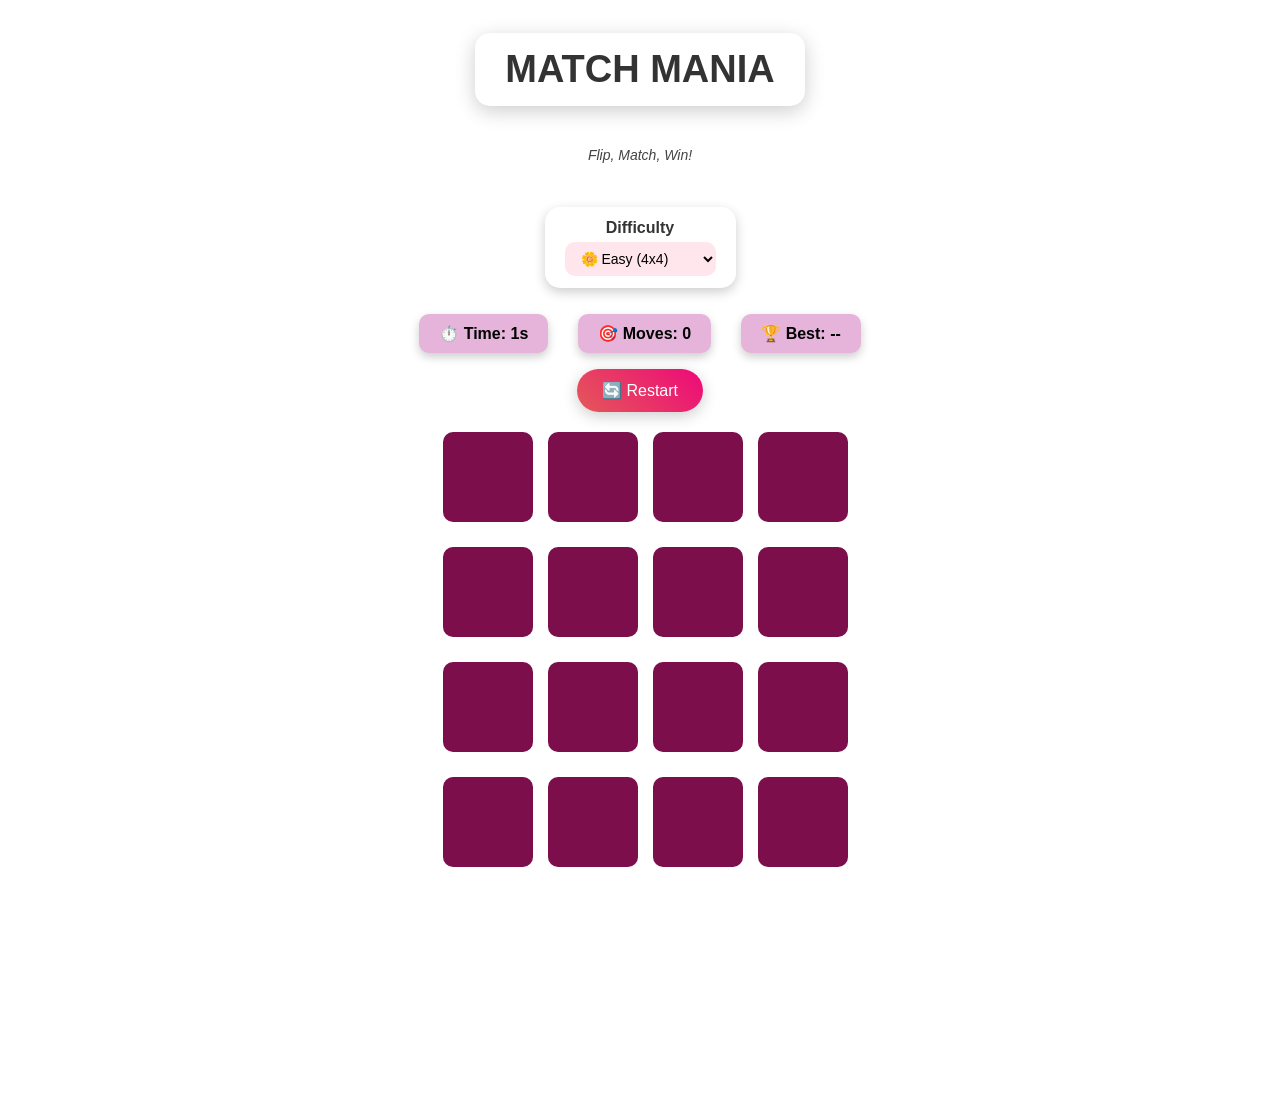
<file: index.html>
<!DOCTYPE html>
<html>
<head>
  <title>Advanced Memory Game</title>
  <link rel="stylesheet" href="style.css">
</head>
<body>

<div class="header">
  <h1>MATCH MANIA</h1>
  <p class="tagline">Flip, Match, Win!</p>
  <div class="difficulty-box">
    <label>Difficulty</label>
    <select id="difficulty" onchange="startGame()">
      <option value="4">🌼 Easy (4x4)</option>
      <option value="6">🔥 Medium (6x6)</option>
    </select>
  </div>
</div>
<div class="stats">
<p>⏱️ Time: <span id="time">0</span>s</p>
<p>🎯 Moves: <span id="moves">0</span></p>
<p>🏆 Best: <span id="best">--</span></p>
</div>

<button class="restart-btn" onclick="restartGame()">🔄 Restart</button>

<div class="game-board" id="board"></div>

<div id="popup" class="popup">
  <div class="popup-content">
    <h2>🎉 Excellent!</h2>
    <p id="result"></p>

    <button class="play-again-btn" onclick="restartGame()">▶️ Play Again</button>
  </div>
</div>

<script src="script.js"></script>
</body>
</html>
</file>
<file: style.css>
body {
  font-family: Arial;
  text-align: center;

  background-image: url("https://i.pinimg.com/1200x/c5/45/b9/c545b9a0b132b339c118d8e2e4ef3934.jpg");
  background-size: cover;
  background-position: center;
  background-repeat: no-repeat;
  height: 120vh;
  text-align: center;
}
.restart-btn {
  background: linear-gradient(45deg, #e45858, #ee0979);
  color: white;
  border: none;
  padding: 12px 25px;
  border-radius: 25px;
  font-size: 16px;
  cursor: pointer;
  box-shadow: 0 4px 15px rgba(0,0,0,0.2);
  transition: 0.3s;
}

.restart-btn:hover {
  transform: scale(1.1);
  box-shadow: 0 6px 20px rgba(0,0,0,0.3);
}
.header {
  display: flex;
  flex-direction: column;
  align-items: center;
  gap: 10px; /* space between title and box */
}
.tagline {
  font-size: 14px;
  color: #444;
  font-style: italic;
  margin-top: -5px;
   background: rgba(255,255,255,0.7);
  padding: 10px 25px;
  border-radius: 10px;
}
    
h1 {
  display: inline-block;
  background: white;
  padding: 15px 30px;
  border-radius: 15px;
  font-size: 38px;
  color: #333;
  box-shadow: 0 5px 20px rgba(0,0,0,0.2);
  animation: glow 2s infinite alternate;
}

@keyframes glow {
  from {
    text-shadow: 0 0 5px #ff0080;
  }
  to {
    text-shadow: 0 0 20px #e247b9, 0 0 30px #00ffff;
  }
}
h1:hover {
  transform: scale(1.05);
  transition: 0.3s;
}

.controls {
  margin: 10px;
}

.game-board {
  display: grid;
  gap: 25px;
  justify-content: center;
  margin-top: 20px;
}
.stats {
  display: flex;
  justify-content: center;
  gap: 30px;
  margin-top: 10px;
}

.stats p {
  background: rgb(230, 180, 218);
  padding: 10px 20px;
  border-radius: 10px;
  font-weight: bold;
  box-shadow: 0 4px 10px rgba(0,0,0,0.2);
}
.difficulty-box {
  background: white;
  display: inline-block;
  padding: 12px 20px;
  border-radius: 15px;
  box-shadow: 0 4px 12px rgba(0,0,0,0.2);
  margin-top: 10px;
}

/* Label styling */
.difficulty-box label {
  display: block;
  font-weight: bold;
  margin-bottom: 5px;
  color: #333;
}

/* Dropdown styling */
.difficulty-box select {
  padding: 8px 12px;
  border-radius: 10px;
  border: none;
  background: #f5f5f5;
  font-size: 14px;
  cursor: pointer;
  outline: none;
}

/* Hover effect */
.difficulty-box select:hover {
  background: #e0e0e0;
}

/* Focus effect */
.difficulty-box select:focus {
  box-shadow: 0 0 5px #ff8a00;
}
.difficulty-box select {
  background: #ffe5ec;
}
/* Card Flip Animation */
.card {
  width: 12vw;
  height: 12vw;
  max-width: 90px;
  max-height: 90px;
  perspective: 1000px;
}
.inner {
  width: 100%;
  height: 100%;
  position: relative;
  transform-style: preserve-3d;
  transition: transform 0.5s;
}

.flipped .inner {
  transform: rotateY(180deg);
}

.front, .back {
  position: absolute;
  width: 100%;
  height: 100%;
  display: flex;
  justify-content: center;
  align-items: center;
  border-radius: 10px;
  backface-visibility: hidden;
}

.front {
  background: #7c0f4b;
}

.back {
  background: rgb(150, 18, 111);
  transform: rotateY(180deg);
  font-size: 35px;
}

.matched .back {
  background: rgb(61, 15, 29);
}

/* Popup */
.popup {
  position: fixed;
  top: 0;
  left: 0;
  width: 100%;
  height: 100%;
  background: rgba(106, 43, 92, 0.7);
  display: none;
  justify-content: center;
  align-items: center;
  color: rgb(189, 60, 60);
}
.popup-content {
  background: rgb(252, 239, 239);
  padding: 25px 40px;
  border-radius: 15px;
  text-align: center;
  box-shadow: 0 5px 20px rgba(0,0,0,0.3);
}

/* Play Again button */
.play-again-btn {
  margin-top: 15px;
  background: linear-gradient(45deg, #ff6a00, #ee0979);
  color: white;
  border: none;
  padding: 10px 25px;
  border-radius: 20px;
  cursor: pointer;
  font-size: 16px;
  transition: 0.3s;
}

.play-again-btn:hover {
  transform: scale(1.1);
}
.popup-content {
  animation: pop 0.3s ease;
}

@keyframes pop {
  from {
    transform: scale(0.7);
  }
  to {
    transform: scale(1);
  }
}
</file>
